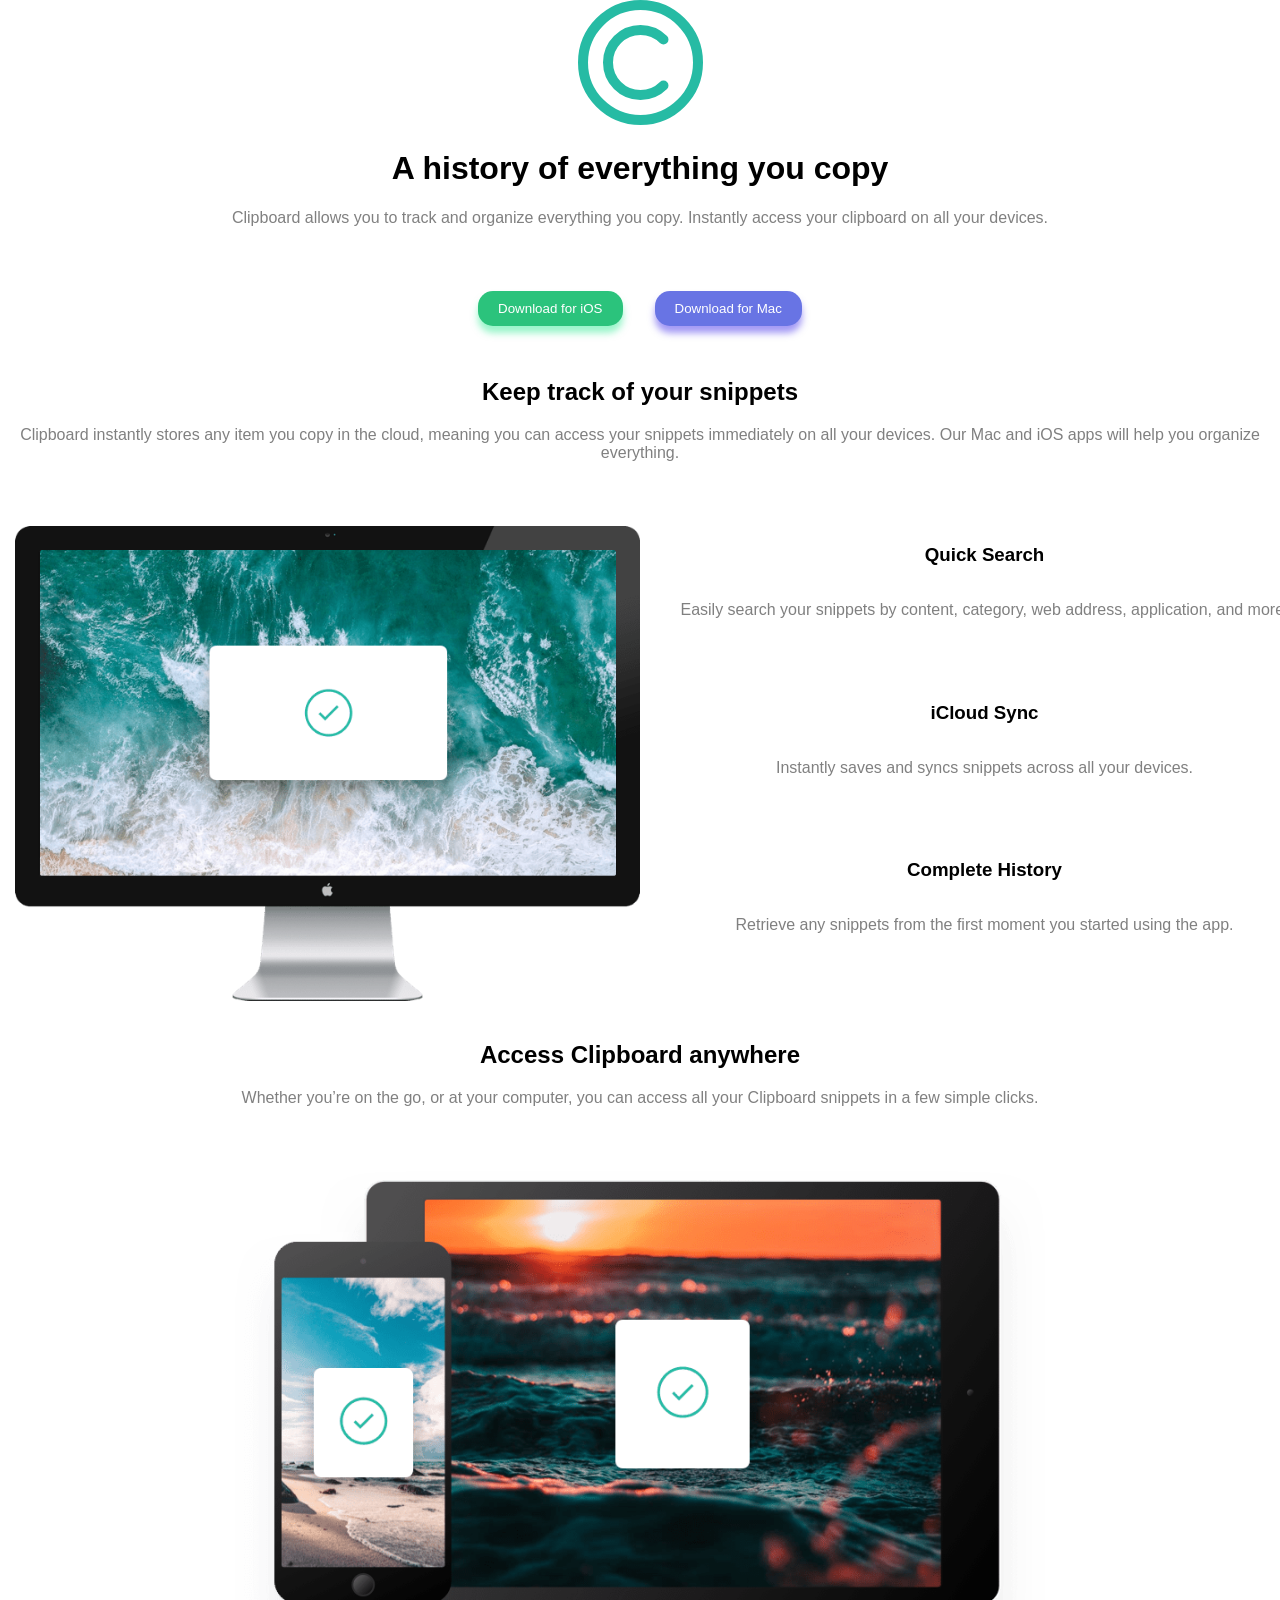
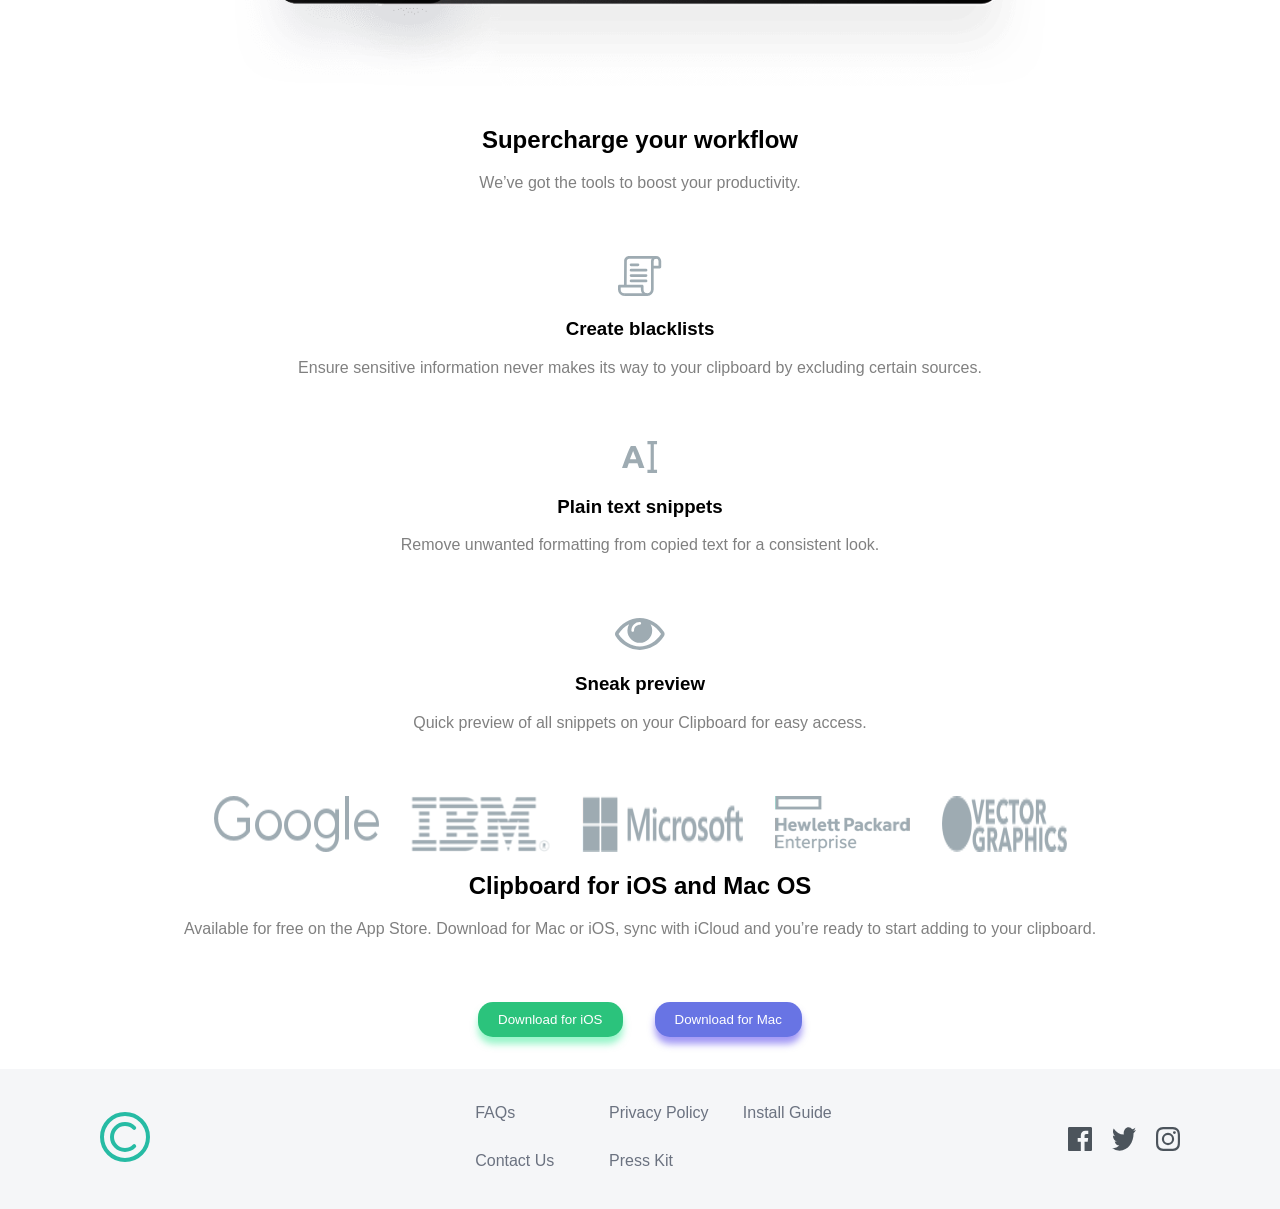
<file: index.html>
<!DOCTYPE html>
<html lang="en">

<head>
  <meta charset="UTF-8">
  <meta name="viewport" content="width=device-width, initial-scale=1.0">
  <!-- displays site properly based on user's device -->
   <link rel="stylesheet" href="/styles/index.css">
   <link rel="stylesheet" href="styles/footer.css">

  <link rel="icon" type="image/png" sizes="32x32" href="./images/favicon-32x32.png">
  

  <title>Frontend Mentor | Clipboard landing page</title>
</head>

<body>   
  <img class="c-logo" src="images/logo.svg">
  
  <h1>
    A history of everything you copy
  </h1>

  <p>
    Clipboard allows you to track and organize everything you
    copy. Instantly access your clipboard on all your devices.
  </p>
  
  <div class="buttons">
    <button class="ios-button">
      Download for iOS
    </button>
    <button class="mac-button">
      Download for Mac
    </button>
  </div>
  
  <h2>
    Keep track of your snippets
  </h2>

  <p>
    Clipboard instantly stores any item you copy in the cloud,
    meaning you can access your snippets immediately on all your
    devices. Our Mac and iOS apps will help you organize everything.
  </p>

  <div class="container">
    <div class="container-left">
      <img class="left-img" src="images/image-computer.png">
    </div>
    
    <div class="container-right">
      <h3>
        Quick Search
      </h3>

      <p>
        Easily search your snippets by content, category, web address, application, and more.
      </p>
    
      <h3>
        iCloud Sync
      </h3>

      <p>
        Instantly saves and syncs snippets across all your devices.
      </p>

      <h3>
        Complete History
      </h3>

      <p>
        Retrieve any snippets from the first moment you started using the app.
      </p>
    </div>
  </div>
    



  <h2>
    Access Clipboard anywhere
  </h2>

  <p>
    Whether you’re on the go, or at your computer, you can access all your Clipboard
    snippets in a few simple clicks.
  </p>
  <div class="second-container">
    <img class="second-image" src="images/image-devices.png">
  </div>
    


  <h2>
    Supercharge your workflow
  </h2>


  <p>
    We’ve got the tools to boost your productivity.
  </p>
  
  <div>
    <img src="images/icon-blacklist.svg">
    <h3>
      Create blacklists
    </h3>
    <p>
      Ensure sensitive information never makes its way to your clipboard by excluding certain sources.
    </p>
  
  
    <img src="images/icon-text.svg">
    <h3>
      Plain text snippets
    </h3>
    <p>
      Remove unwanted formatting from copied text for a consistent look.
    </p>
  
  
    <img src="images/icon-preview.svg">
    <h3>
      Sneak preview
    </h3>
    <p>
      Quick preview of all snippets on your Clipboard for easy access.
    </p>
  </div>
  
  <div class="logo-container">
    <img src="images/logo-google.png">
    <img src="images/logo-ibm.png">
    <img src="images/logo-microsoft.png">
    <img src="images/logo-hp.png">
    <img src="images/logo-vector-graphics.png">
  </div>
  
  
  <h2>
    Clipboard for iOS and Mac OS
  </h2>
  <p>
    Available for free on the App Store. Download for Mac or iOS, sync with iCloud
    and you’re ready to start adding to your clipboard.
  </p>
  <div class="buttons">
    <button class="ios-button">
      Download for iOS
    </button>
    <button class="mac-button">
      Download for Mac
    </button>
  </div>
  
  

  <footer class="attribution">
    <div>
      <img class="footer-logo" src="images/logo.svg">
    </div>
    <div>
      <ul class="footer-links">
        <li>
          <a>FAQs</a>
        </li>
        <li>
          <a>Contact Us</a>
        </li>
        <li>
          <a>Privacy Policy</a>
        </li>
        <li>
          <a>Press Kit</a>
        </li>
        <li>
          <a>Install Guide</a>
        </li>
      </ul>
    </div>
    <div class="footer-social">
      <img src="images/icon-facebook.svg">
      <img src="images/icon-twitter.svg">
      <img src="images/icon-instagram.svg">
    </div>
  </footer>
</body>

</html>
</file>
<file: styles/index.css>
body{
  text-align: center;
  margin: 0;
  padding: 0;
  font-family: sans-serif;
}
p{
  color: gray;
  margin-bottom: 4rem;
}

.c-logo{
  
}

button{
  margin-bottom:2rem ;
}

.buttons{
  display: flex;
  justify-content: center;
  gap: 2rem;
  

}

.ios-button{
  border: none;
  border-radius: 15px;
  padding: 10px 20px;
  background-color: rgb(43, 195, 124);
  color: white;
  box-shadow: 0px 7px 7px rgba(51, 235, 149, 0.5);
  cursor: pointer;
  transition: 0.5;
  margin-bottom:2rem ;
}
.ios-button:active{
opacity: 0.7;

}

.mac-button{
  border: none;
  border-radius: 15px;
  padding: 10px 20px;
  background-color: rgb(104, 116, 228);
  color: white;
  box-shadow: 0px 7px 7px rgba(72, 51, 235, 0.5);
  cursor: pointer;
  transition: 0.5;
  margin-bottom:2rem ;
}

.mac-button:active {
opacity: 0.7;
}

.container {
  display: flex;
  gap: 2em;
  margin: 40px auto;
  padding: 0 15px;
}

.container-left {
  flex: 0 0 50%
}

.left-img {
  width: 100%;
  height: auto;
  display: block;
}

.container-right {
  flex: 0 0 50%;
  display: flex;
  flex-direction: column;
  margin-top: 0;
  margin-bottom: 0;
  
  text-align: center;
}

@media (max-width: 768px) {
      .container {
        flex-direction: column;
      }

      .container-left,
      .container-right {
        flex: 0 0 100%;
      }
    }

.second-container {
  max-width: 100%;
  margin: 40px auto;
  padding: 0 15px;
  display: flex;
  justify-content: center;
}

.second-image {
  width: 100%;
  height: auto;
  max-width: 90vh;
  display: block;
}

.logo-container {
  display: flex;
  gap: 2em;
  justify-content: center;
  flex-wrap: wrap;
}

.logo-container img {
  max-width: 100%;
  height: auto;
  display: block;
}

@media (max-width: 768px) {
  .logo-container {
    flex-direction: column;
    align-items: center;
  }

}
</file>
<file: styles/footer.css>
.attribution {
  background-color: rgb(245, 246, 248);
  display: flex;
  flex-direction: column;
  align-items: center;
  padding: 50px 0;
}

.footer-logo {
  width:50px
}

.footer-links {
  color: rgb(107, 114, 128);
  list-style-type: none;
  text-align: center;
  line-height: 3;
  padding: 0;
  margin: 20px 0 30px 0;
}

.footer-links a:hover {
  color: rgb(38, 186, 164);
  cursor: pointer;
}

.footer-social {
  display: flex;
  gap: 20px;
}

.footer-social img:hover {
  cursor: pointer;
  filter: brightness(0) saturate(100%) invert(60%) sepia(37%) saturate(792%) hue-rotate(122deg) brightness(95%) contrast(88%);
}


@media (min-width: 800px) {
  .attribution {
    flex-direction: row;
    justify-content: space-between;
    padding: 20px 100px;
  }

  .footer-links {
    text-align: left;
    margin: 0;
    display: flex;
    flex-direction: column;
    flex-wrap: wrap;
    height: 100px;
  }

  li {
    width: 50%;
  }
}
</file>
